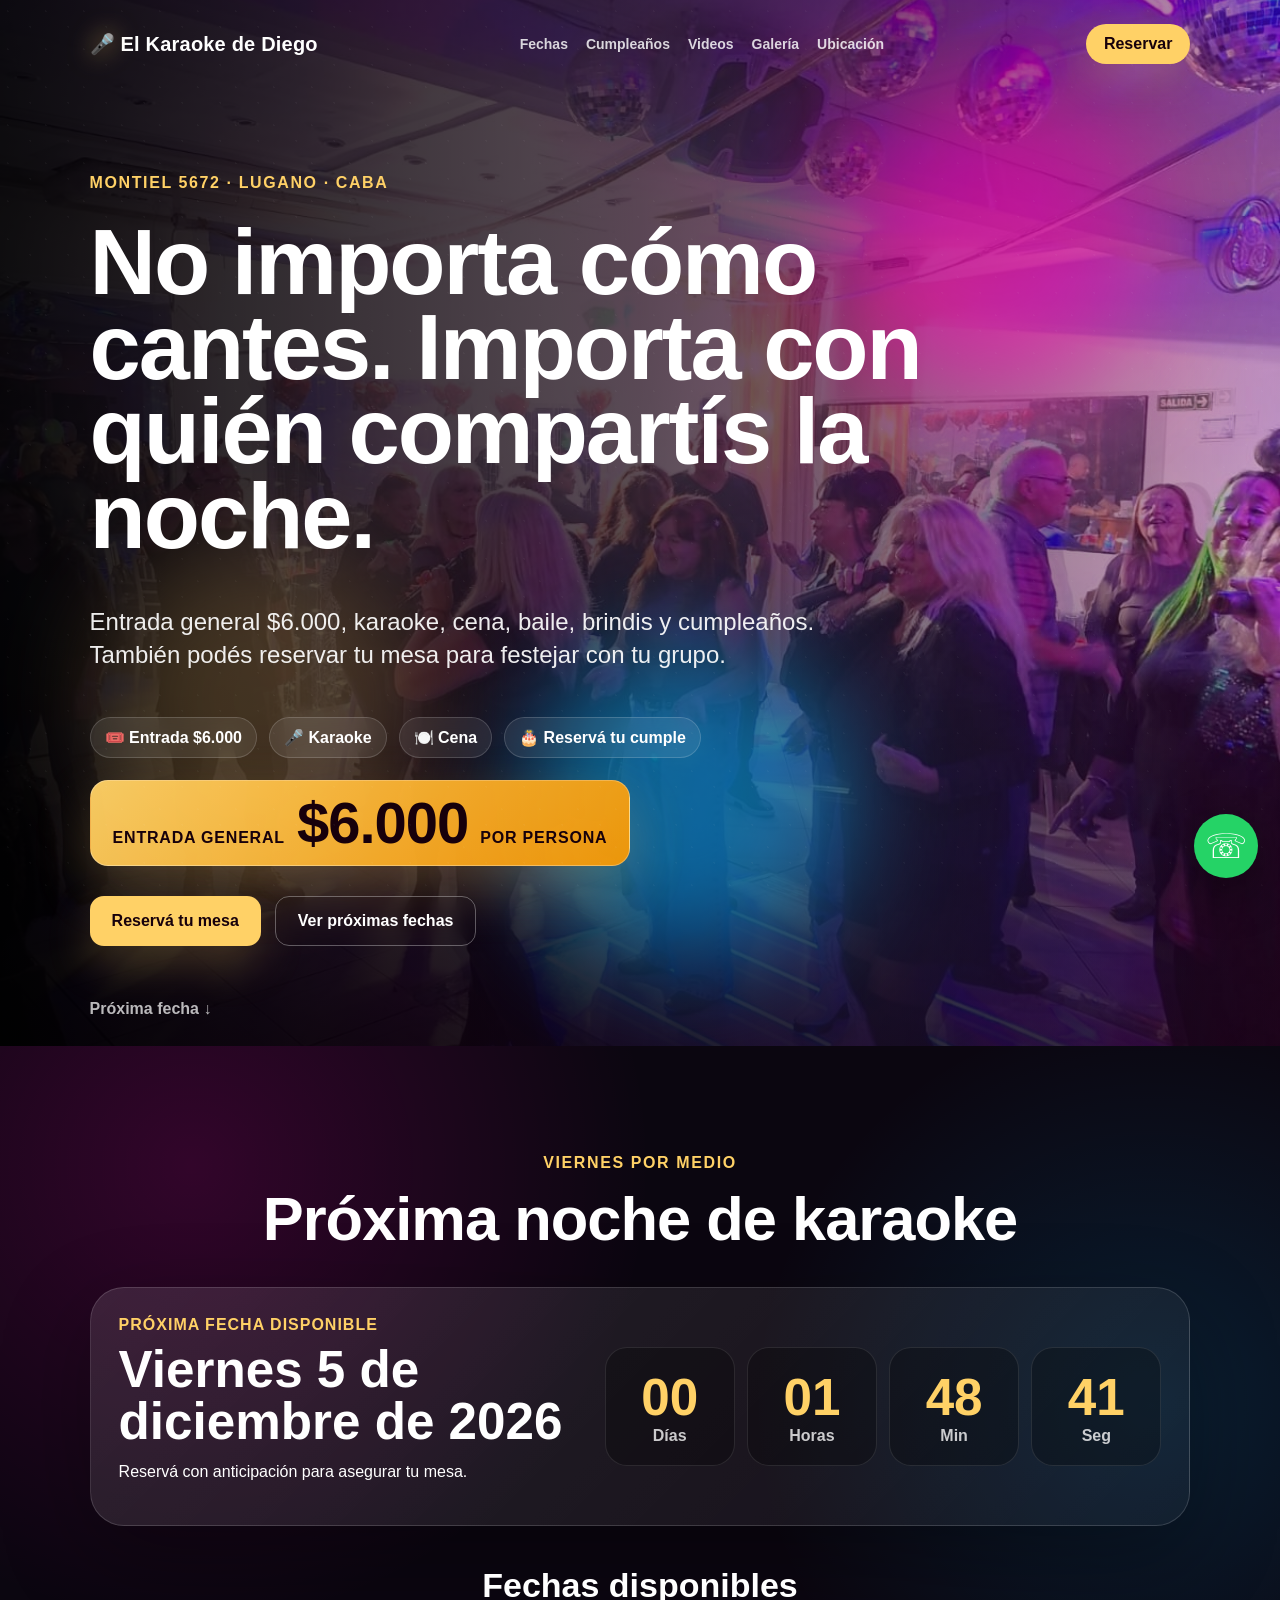
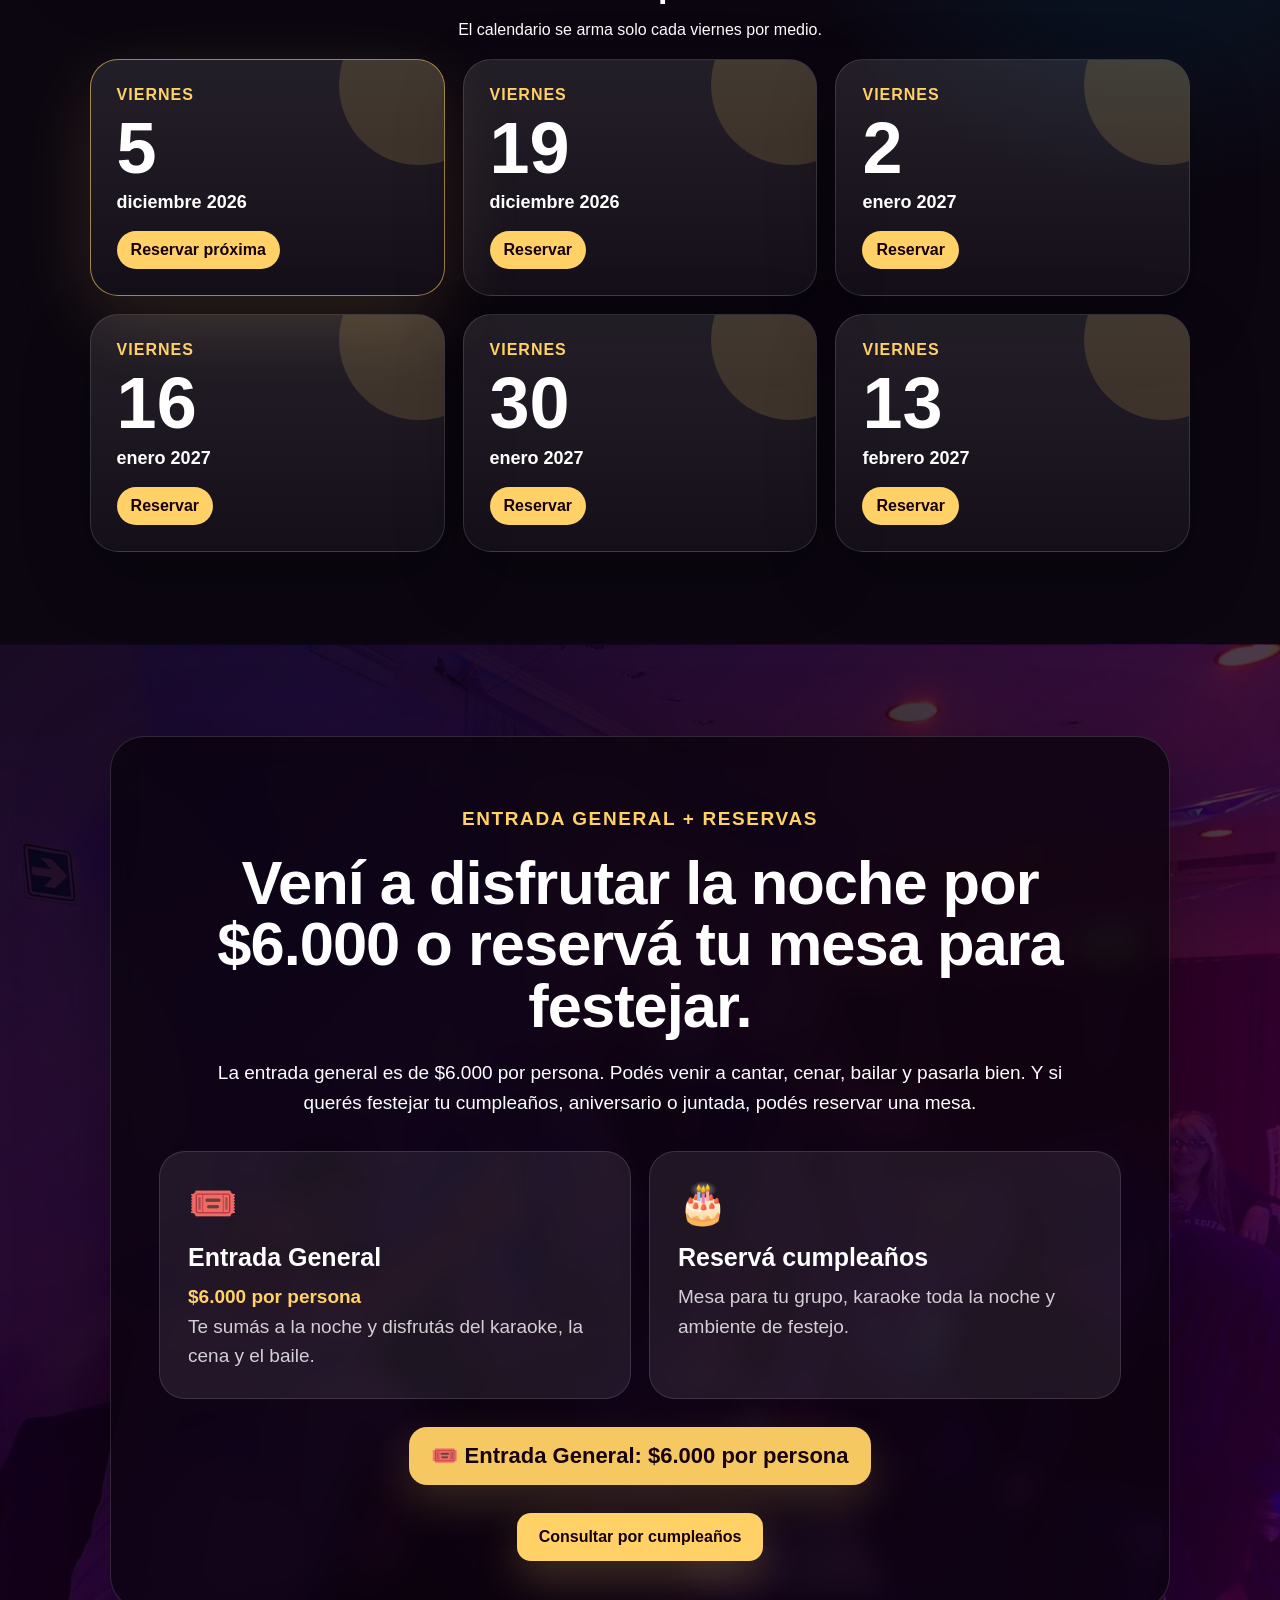
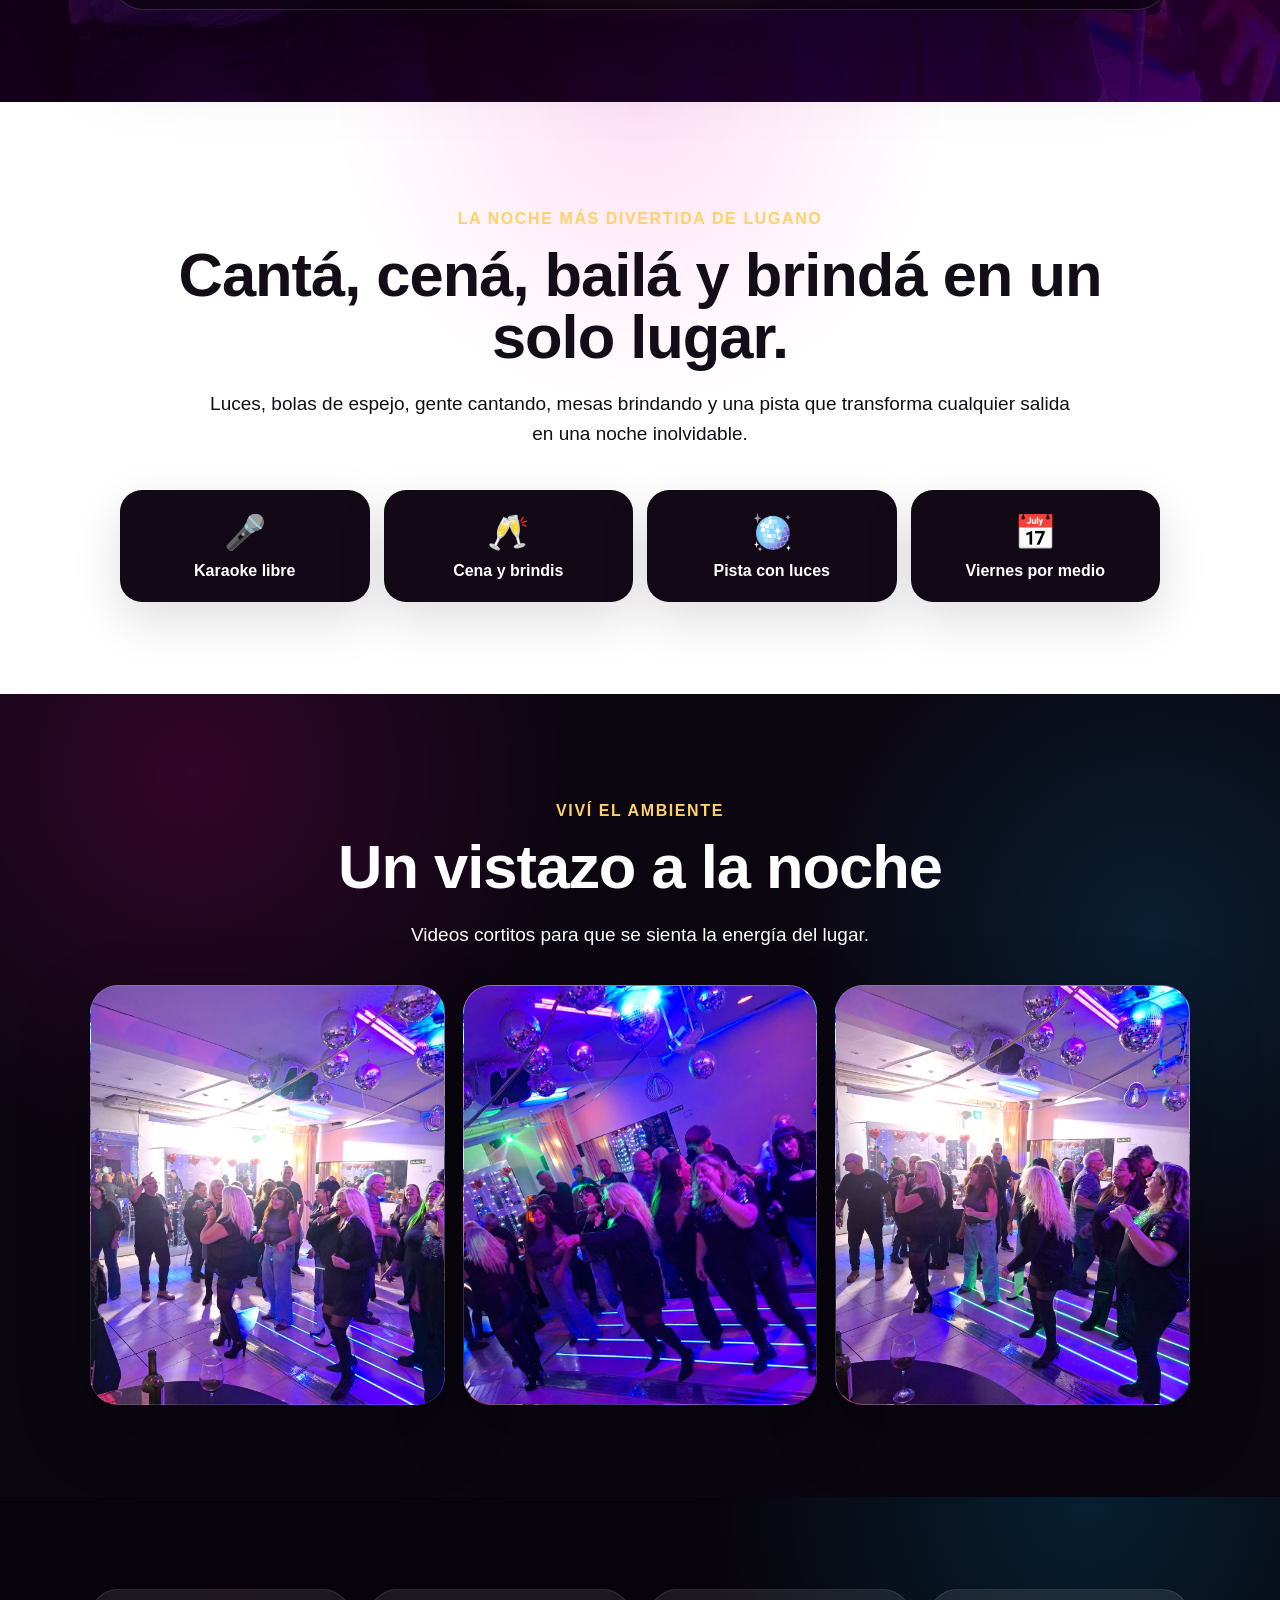
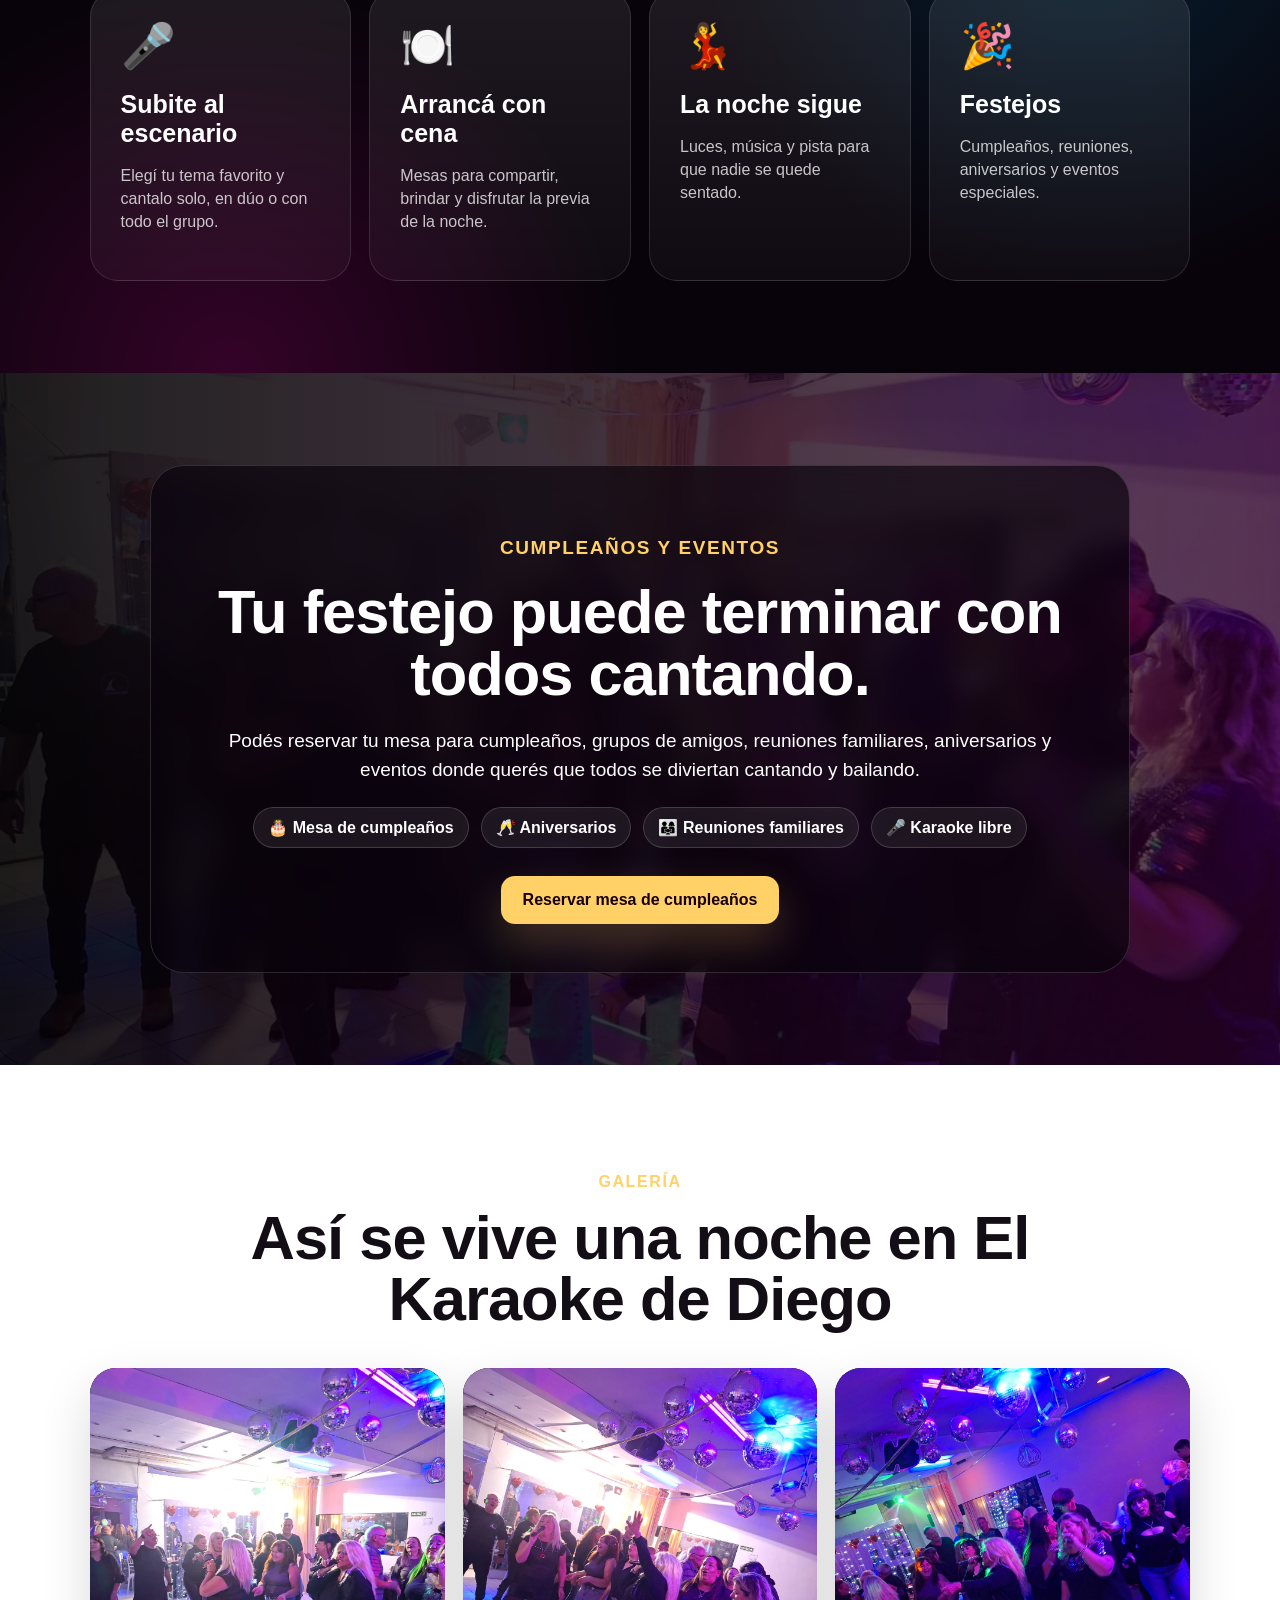
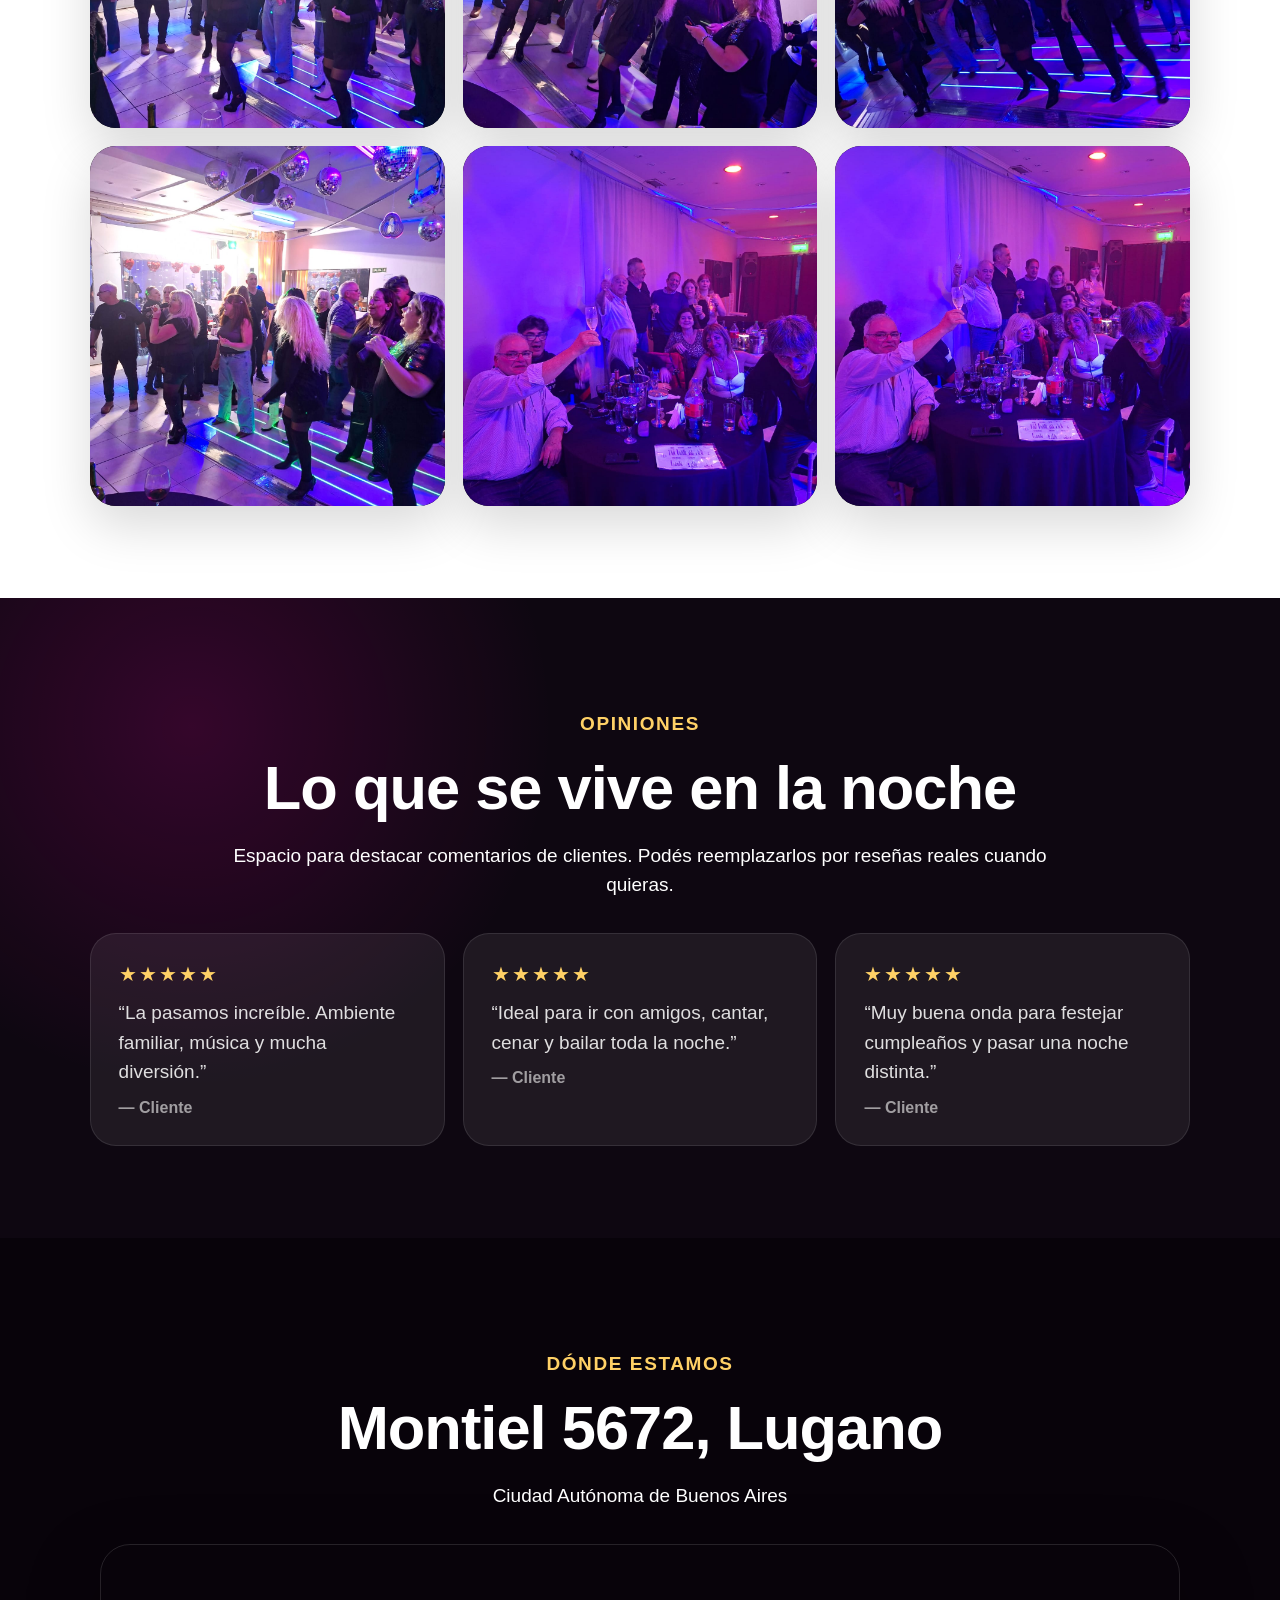
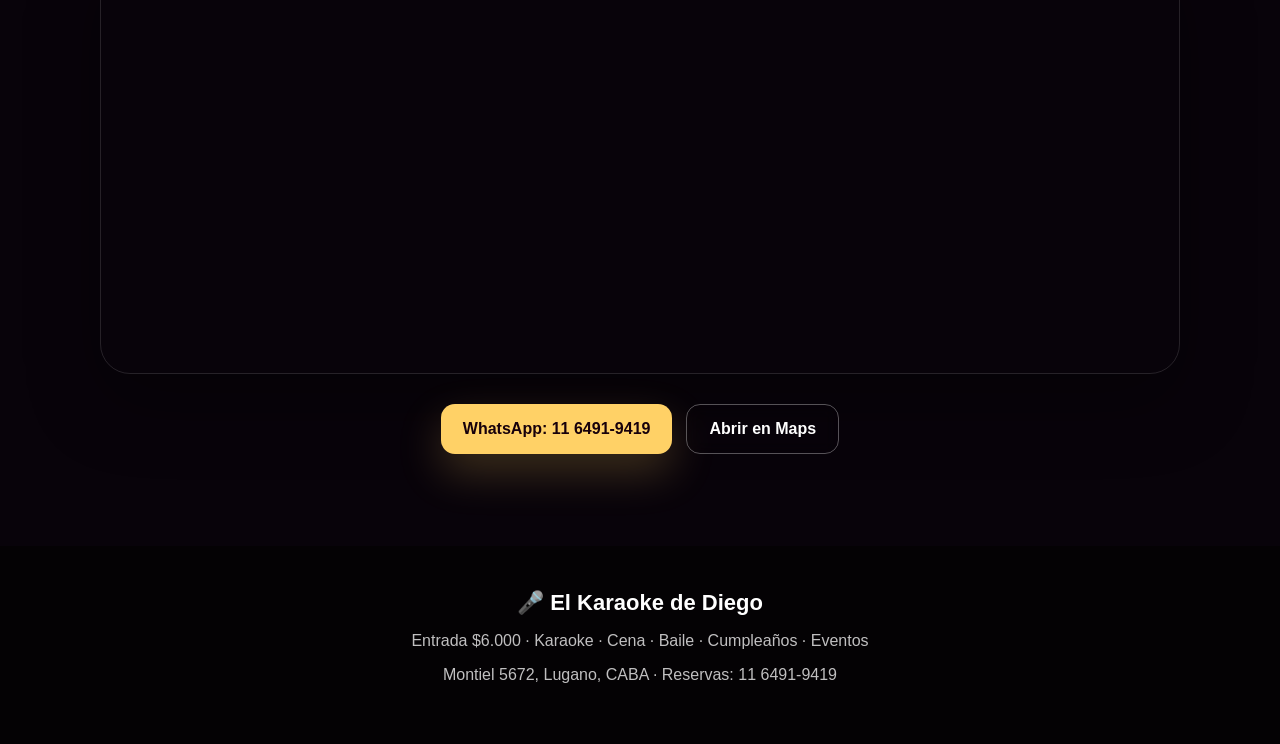
<file: index.html>
<!DOCTYPE html>
<html lang="es">
<head>
  <meta charset="UTF-8" />
  <meta name="viewport" content="width=device-width, initial-scale=1.0" />

  <title>El Karaoke de Diego | Karaoke, cena y baile en Lugano</title>
  <meta name="description" content="El Karaoke de Diego en Montiel 5672, Lugano. Entrada general $6.000. Karaoke, cena, baile, cumpleaños y reservas de mesa en Lugano." />
  <meta property="og:title" content="El Karaoke de Diego" />
  <meta property="og:description" content="Entrada general $6.000. Karaoke, cena, baile y cumpleaños en Lugano." />
  <meta property="og:image" content="foto-1.jpg" />

  <link rel="stylesheet" href="styles.css" />
</head>

<body>
  <div class="noise"></div>

  <a class="whatsapp" href="https://wa.me/5491164919419?text=Hola%20Diego%2C%20quiero%20consultar%20por%20una%20reserva%20en%20El%20Karaoke%20de%20Diego" target="_blank" aria-label="Reservar por WhatsApp">☏</a>

  <header class="hero" id="inicio">
    <video class="hero-video" autoplay muted loop playsinline poster="foto-1.jpg" src="hero-video.mp4"></video>
    <div class="hero-fallback"></div>
    <div class="hero-overlay"></div>
    <div class="light light-a"></div>
    <div class="light light-b"></div>
    <div class="light light-c"></div>

    <nav class="nav">
      <a class="logo" href="#inicio"><span>🎤</span> El Karaoke de Diego</a>
      <div class="nav-links">
        <a href="#fechas">Fechas</a>
        <a href="#cumples">Cumpleaños</a>
        <a href="#videos">Videos</a>
        <a href="#galeria">Galería</a>
        <a href="#ubicacion">Ubicación</a>
      </div>
      <a class="nav-cta" href="https://wa.me/5491164919419?text=Hola%2C%20quiero%20reservar%20en%20El%20Karaoke%20de%20Diego" target="_blank">Reservar</a>
    </nav>

    <section class="hero-content">
      <p class="eyebrow">Montiel 5672 · Lugano · CABA</p>
      <h1>No importa cómo cantes. Importa con quién compartís la noche.</h1>
      <p class="lead">
        Entrada general $6.000, karaoke, cena, baile, brindis y cumpleaños.
        También podés reservar tu mesa para festejar con tu grupo.
      </p>

      <div class="hero-pills">
        <span>🎟️ Entrada $6.000</span>
        <span>🎤 Karaoke</span>
        <span>🍽️ Cena</span>
        <span>🎂 Reservá tu cumple</span>
      </div>

      <div class="hero-price">
        <span>Entrada General</span>
        <strong>$6.000</strong>
        <em>por persona</em>
      </div>

      <div class="actions">
        <a class="btn primary pulse" href="https://wa.me/5491164919419?text=Hola%20Diego%2C%20quiero%20reservar%20una%20mesa%20para%20El%20Karaoke%20de%20Diego" target="_blank">Reservá tu mesa</a>
        <a class="btn secondary" href="#fechas">Ver próximas fechas</a>
      </div>
    </section>

    <a class="scroll-hint" href="#fechas">Próxima fecha ↓</a>
  </header>

  <main>
    <section class="section next-night" id="fechas">
      <p class="kicker">Viernes por medio</p>
      <h2>Próxima noche de karaoke</h2>

      <div class="next-card">
        <div>
          <span class="next-label">Próxima fecha disponible</span>
          <strong id="nextDateText">Calculando fecha...</strong>
          <p>Reservá con anticipación para asegurar tu mesa.</p>
        </div>

        <div class="countdown" aria-label="Cuenta regresiva">
          <div><strong id="days">--</strong><span>Días</span></div>
          <div><strong id="hours">--</strong><span>Horas</span></div>
          <div><strong id="minutes">--</strong><span>Min</span></div>
          <div><strong id="seconds">--</strong><span>Seg</span></div>
        </div>
      </div>

      <div class="calendar-head">
        <h3>Fechas disponibles</h3>
        <p>El calendario se arma solo cada viernes por medio.</p>
      </div>

      <div class="date-grid" id="calendarGrid"></div>
    </section>

    <section class="section open-night">
      <div class="open-card">
        <p class="kicker">Entrada general + reservas</p>
        <h2>Vení a disfrutar la noche por $6.000 o reservá tu mesa para festejar.</h2>
        <p>
          La entrada general es de $6.000 por persona. Podés venir a cantar, cenar, bailar y pasarla bien.
          Y si querés festejar tu cumpleaños, aniversario o juntada, podés reservar una mesa.
        </p>

        <div class="open-options">
          <article>
            <span>🎟️</span>
            <h3>Entrada General</h3>
            <p><strong>$6.000 por persona</strong><br>Te sumás a la noche y disfrutás del karaoke, la cena y el baile.</p>
          </article>
          <article>
            <span>🎂</span>
            <h3>Reservá cumpleaños</h3>
            <p>Mesa para tu grupo, karaoke toda la noche y ambiente de festejo.</p>
          </article>
        </div>

        <div class="price-banner">
          🎟️ Entrada General: <strong>$6.000</strong> por persona
        </div>

        <a class="btn primary" href="https://wa.me/5491164919419?text=Hola%2C%20quiero%20consultar%20para%20reservar%20una%20mesa%20de%20cumplea%C3%B1os%20en%20El%20Karaoke%20de%20Diego" target="_blank">Consultar por cumpleaños</a>
      </div>
    </section>

    <section class="section intro">
      <p class="kicker">La noche más divertida de Lugano</p>
      <h2>Cantá, cená, bailá y brindá en un solo lugar.</h2>
      <p>
        Luces, bolas de espejo, gente cantando, mesas brindando y una pista
        que transforma cualquier salida en una noche inolvidable.
      </p>

      <div class="stats">
        <div><strong>🎤</strong><span>Karaoke libre</span></div>
        <div><strong>🥂</strong><span>Cena y brindis</span></div>
        <div><strong>🪩</strong><span>Pista con luces</span></div>
        <div><strong>📅</strong><span>Viernes por medio</span></div>
      </div>
    </section>

    <section class="section videos" id="videos">
      <p class="kicker">Viví el ambiente</p>
      <h2>Un vistazo a la noche</h2>
      <p class="section-text">Videos cortitos para que se sienta la energía del lugar.</p>

      <div class="video-grid">
        <video autoplay muted loop playsinline poster="foto-1.jpg" src="ambiente-1.mp4"></video>
        <video autoplay muted loop playsinline poster="foto-3.jpg" src="ambiente-2.mp4"></video>
        <video autoplay muted loop playsinline poster="foto-4.jpg" src="ambiente-3.mp4"></video>
      </div>
    </section>

    <section class="section cards">
      <article class="card">
        <span>🎤</span>
        <h3>Subite al escenario</h3>
        <p>Elegí tu tema favorito y cantalo solo, en dúo o con todo el grupo.</p>
      </article>
      <article class="card">
        <span>🍽️</span>
        <h3>Arrancá con cena</h3>
        <p>Mesas para compartir, brindar y disfrutar la previa de la noche.</p>
      </article>
      <article class="card">
        <span>💃</span>
        <h3>La noche sigue</h3>
        <p>Luces, música y pista para que nadie se quede sentado.</p>
      </article>
      <article class="card">
        <span>🎉</span>
        <h3>Festejos</h3>
        <p>Cumpleaños, reuniones, aniversarios y eventos especiales.</p>
      </article>
    </section>

    <section class="section birthday" id="cumples">
      <div class="birthday-card">
        <p class="kicker">Cumpleaños y eventos</p>
        <h2>Tu festejo puede terminar con todos cantando.</h2>
        <p>
          Podés reservar tu mesa para cumpleaños, grupos de amigos, reuniones familiares,
          aniversarios y eventos donde querés que todos se diviertan cantando y bailando.
        </p>

        <div class="mini-list">
          <span>🎂 Mesa de cumpleaños</span>
          <span>🥂 Aniversarios</span>
          <span>👨‍👩‍👧 Reuniones familiares</span>
          <span>🎤 Karaoke libre</span>
        </div>

        <a class="btn primary" href="https://wa.me/5491164919419?text=Hola%2C%20quiero%20reservar%20una%20mesa%20para%20cumplea%C3%B1os%20en%20El%20Karaoke%20de%20Diego" target="_blank">Reservar mesa de cumpleaños</a>
      </div>
    </section>

    <section class="section gallery" id="galeria">
      <p class="kicker">Galería</p>
      <h2>Así se vive una noche en El Karaoke de Diego</h2>

      <div class="photo-grid">
        <a href="foto-1.jpg"><img src="foto-1.jpg" alt="Noche en El Karaoke de Diego"></a>
        <a href="foto-2.jpg"><img src="foto-2.jpg" alt="Karaoke con luces"></a>
        <a href="foto-3.jpg"><img src="foto-3.jpg" alt="Pista y baile"></a>
        <a href="foto-4.jpg"><img src="foto-4.jpg" alt="Gente cantando karaoke"></a>
        <a href="foto-5.jpg"><img src="foto-5.jpg" alt="Mesa brindando"></a>
        <a href="foto-6.jpg"><img src="foto-6.jpg" alt="Festejo en karaoke"></a>
      </div>
    </section>

    <section class="section reviews">
      <p class="kicker">Opiniones</p>
      <h2>Lo que se vive en la noche</h2>
      <p class="section-text">Espacio para destacar comentarios de clientes. Podés reemplazarlos por reseñas reales cuando quieras.</p>

      <div class="review-grid">
        <article>
          <div>★★★★★</div>
          <p>“La pasamos increíble. Ambiente familiar, música y mucha diversión.”</p>
          <span>— Cliente</span>
        </article>
        <article>
          <div>★★★★★</div>
          <p>“Ideal para ir con amigos, cantar, cenar y bailar toda la noche.”</p>
          <span>— Cliente</span>
        </article>
        <article>
          <div>★★★★★</div>
          <p>“Muy buena onda para festejar cumpleaños y pasar una noche distinta.”</p>
          <span>— Cliente</span>
        </article>
      </div>
    </section>

    <section class="section location" id="ubicacion">
      <p class="kicker">Dónde estamos</p>
      <h2>Montiel 5672, Lugano</h2>
      <p>Ciudad Autónoma de Buenos Aires</p>

      <div class="map-wrap">
        <iframe
          title="Mapa de El Karaoke de Diego"
          src="https://www.google.com/maps?q=Montiel%205672%20CABA&output=embed"
          loading="lazy"
          referrerpolicy="no-referrer-when-downgrade"></iframe>
      </div>

      <div class="actions center">
        <a class="btn primary" href="https://wa.me/5491164919419?text=Hola%2C%20quiero%20reservar%20en%20El%20Karaoke%20de%20Diego" target="_blank">WhatsApp: 11 6491-9419</a>
        <a class="btn secondary" href="https://www.google.com/maps/search/?api=1&query=Montiel%205672%20CABA" target="_blank">Abrir en Maps</a>
      </div>
    </section>
  </main>

  <footer>
    <strong>🎤 El Karaoke de Diego</strong>
    <p>Entrada $6.000 · Karaoke · Cena · Baile · Cumpleaños · Eventos</p>
    <p>Montiel 5672, Lugano, CABA · Reservas: 11 6491-9419</p>
  </footer>

  <script src="script.js"></script>
</body>
</html>
</file>
<file: styles.css>
* {
  box-sizing: border-box;
}

html {
  scroll-behavior: smooth;
}

body {
  margin: 0;
  font-family: Arial, Helvetica, sans-serif;
  background: #08030a;
  color: #fff;
}

a {
  color: inherit;
  text-decoration: none;
}

.noise {
  position: fixed;
  inset: 0;
  pointer-events: none;
  z-index: 20;
  opacity: .035;
  background-image:
    radial-gradient(circle at 20% 30%, #fff 0 1px, transparent 1px),
    radial-gradient(circle at 80% 70%, #fff 0 1px, transparent 1px);
  background-size: 38px 38px;
}

.hero {
  min-height: 100vh;
  position: relative;
  overflow: hidden;
  display: flex;
  flex-direction: column;
  background: #140008;
}

.hero-fallback,
.hero-video {
  position: absolute;
  inset: 0;
  width: 100%;
  height: 100%;
}

.hero-fallback {
  background: url("foto-1.jpg") center/cover no-repeat;
  transform: scale(1.04);
  z-index: 0;
}

.hero-video {
  object-fit: cover;
  z-index: 1;
  opacity: .84;
}

.hero-overlay {
  position: absolute;
  inset: 0;
  z-index: 2;
  background:
    linear-gradient(90deg, rgba(0,0,0,.92), rgba(20,0,15,.70), rgba(80,0,50,.28)),
    radial-gradient(circle at 76% 18%, rgba(255, 0, 170, .34), transparent 34%),
    radial-gradient(circle at 62% 84%, rgba(0, 180, 255, .22), transparent 35%),
    linear-gradient(0deg, rgba(8,3,10,.72), transparent 42%);
}

.light {
  position: absolute;
  z-index: 3;
  width: 320px;
  height: 320px;
  border-radius: 50%;
  filter: blur(55px);
  opacity: .50;
  animation: float 8s ease-in-out infinite;
}

.light-a { background: #ff00b8; top: 8%; right: 10%; }
.light-b { background: #00b7ff; bottom: 8%; right: 34%; animation-delay: -2s; }
.light-c { background: #ffd166; bottom: 18%; left: 8%; opacity: .22; animation-delay: -4s; }

@keyframes float {
  0%, 100% { transform: translate3d(0,0,0) scale(1); }
  50% { transform: translate3d(18px,-24px,0) scale(1.08); }
}

.nav {
  position: relative;
  z-index: 4;
  padding: 24px 7%;
  display: grid;
  grid-template-columns: auto 1fr auto;
  gap: 26px;
  align-items: center;
}

.logo {
  font-weight: 900;
  font-size: 20px;
  letter-spacing: .2px;
}

.logo span {
  filter: drop-shadow(0 0 12px rgba(255, 209, 102, .65));
}

.nav-links {
  justify-self: center;
  display: flex;
  gap: 18px;
  color: rgba(255,255,255,.82);
  font-weight: 700;
  font-size: 14px;
}

.nav-links a:hover {
  color: #ffd166;
}

.nav-cta {
  padding: 11px 18px;
  border-radius: 999px;
  background: #ffd166;
  color: #17000b;
  font-weight: 900;
  box-shadow: 0 16px 38px rgba(255,209,102,.22);
}

.hero-content {
  position: relative;
  z-index: 4;
  flex: 1;
  padding: 70px 7% 100px;
  display: flex;
  justify-content: center;
  flex-direction: column;
  max-width: 1120px;
}

.eyebrow,
.kicker {
  color: #ffd166;
  font-weight: 900;
  letter-spacing: 1.6px;
  text-transform: uppercase;
}

h1 {
  font-size: clamp(44px, 7.2vw, 92px);
  line-height: .92;
  margin: 12px 0 22px;
  max-width: 1080px;
  letter-spacing: -2px;
}

.lead {
  font-size: clamp(18px, 2vw, 24px);
  color: rgba(255,255,255,.92);
  max-width: 780px;
  line-height: 1.38;
}

.hero-pills,
.mini-list {
  display: flex;
  gap: 12px;
  flex-wrap: wrap;
  margin-top: 22px;
}

.hero-pills span,
.mini-list span {
  border: 1px solid rgba(255,255,255,.16);
  background: rgba(255,255,255,.08);
  backdrop-filter: blur(10px);
  padding: 10px 14px;
  border-radius: 999px;
  font-weight: 800;
}

.hero-price {
  margin-top: 22px;
  width: fit-content;
  display: flex;
  align-items: baseline;
  gap: 12px;
  flex-wrap: wrap;
  padding: 16px 22px;
  border-radius: 18px;
  background: linear-gradient(135deg, rgba(255, 209, 102, .96), rgba(255, 155, 0, .92));
  color: #17000b;
  box-shadow: 0 22px 55px rgba(255, 209, 102, .24);
  border: 1px solid rgba(255,255,255,.28);
}

.hero-price span,
.hero-price em {
  font-weight: 900;
  text-transform: uppercase;
  letter-spacing: .8px;
  font-style: normal;
}

.hero-price strong {
  font-size: clamp(34px, 5vw, 58px);
  line-height: .9;
  letter-spacing: -1px;
}

.actions {
  display: flex;
  gap: 14px;
  flex-wrap: wrap;
  margin-top: 30px;
}

.actions.center {
  justify-content: center;
}

.btn {
  display: inline-flex;
  align-items: center;
  justify-content: center;
  padding: 15px 22px;
  border-radius: 14px;
  font-weight: 900;
  transition: transform .2s ease, box-shadow .2s ease;
}

.btn:hover {
  transform: translateY(-3px);
}

.primary {
  background: #ffd166;
  color: #17000b;
  box-shadow: 0 18px 44px rgba(255,209,102,.22);
}

.secondary {
  border: 1px solid rgba(255,255,255,.32);
  color: #fff;
  backdrop-filter: blur(8px);
}

.pulse {
  animation: pulse 2.6s infinite;
}

@keyframes pulse {
  0%, 100% { box-shadow: 0 0 0 0 rgba(255,209,102,.35), 0 18px 44px rgba(255,209,102,.22); }
  50% { box-shadow: 0 0 0 12px rgba(255,209,102,0), 0 18px 44px rgba(255,209,102,.28); }
}

.scroll-hint {
  position: absolute;
  z-index: 4;
  left: 7%;
  bottom: 28px;
  color: rgba(255,255,255,.72);
  font-weight: 800;
}

.section {
  padding: 92px 7%;
}

.next-night,
.calendar,
.videos {
  background:
    radial-gradient(circle at 15% 10%, rgba(255,0,180,.16), transparent 30%),
    radial-gradient(circle at 90% 30%, rgba(0,180,255,.14), transparent 28%),
    #0b0610;
  text-align: center;
}

.next-night h2,
.intro h2,
.gallery h2,
.location h2,
.birthday h2,
.reviews h2,
.open-card h2,
.videos h2 {
  font-size: clamp(34px, 4.8vw, 62px);
  line-height: 1;
  margin: 10px auto 22px;
  max-width: 980px;
  letter-spacing: -1px;
}

.section-text,
.intro p:not(.kicker),
.location p,
.birthday p,
.reviews p,
.open-card p {
  font-size: 19px;
  line-height: 1.55;
  max-width: 860px;
  margin-left: auto;
  margin-right: auto;
}

.next-card {
  max-width: 1120px;
  margin: 38px auto 34px;
  display: grid;
  grid-template-columns: 1fr 1.2fr;
  gap: 22px;
  align-items: center;
  text-align: left;
  padding: 28px;
  border-radius: 34px;
  background:
    linear-gradient(135deg, rgba(255,255,255,.11), rgba(255,255,255,.04));
  border: 1px solid rgba(255,255,255,.15);
  box-shadow: 0 30px 90px rgba(0,0,0,.30);
}

.next-label {
  color: #ffd166;
  font-weight: 900;
  text-transform: uppercase;
  letter-spacing: 1px;
}

#nextDateText {
  display: block;
  font-size: clamp(30px, 4vw, 52px);
  line-height: 1;
  margin: 10px 0;
}

.countdown {
  display: grid;
  grid-template-columns: repeat(4, 1fr);
  gap: 12px;
}

.countdown div {
  text-align: center;
  padding: 20px 10px;
  border-radius: 22px;
  background: rgba(0,0,0,.28);
  border: 1px solid rgba(255,255,255,.10);
}

.countdown strong {
  display: block;
  font-size: clamp(34px, 4vw, 54px);
  color: #ffd166;
}

.countdown span {
  font-weight: 900;
  color: rgba(255,255,255,.78);
}

.calendar-head {
  max-width: 900px;
  margin: 40px auto 20px;
}

.calendar-head h3 {
  font-size: 34px;
  margin-bottom: 4px;
}

.date-grid {
  max-width: 1120px;
  margin: 0 auto;
  display: grid;
  grid-template-columns: repeat(3, 1fr);
  gap: 18px;
  text-align: left;
}

.date-card {
  position: relative;
  overflow: hidden;
  border-radius: 28px;
  padding: 26px;
  min-height: 230px;
  background:
    linear-gradient(180deg, rgba(255,255,255,.10), rgba(255,255,255,.04));
  border: 1px solid rgba(255,255,255,.13);
  box-shadow: 0 24px 70px rgba(0,0,0,.24);
}

.date-card::before {
  content: "";
  position: absolute;
  width: 160px;
  height: 160px;
  right: -55px;
  top: -55px;
  border-radius: 50%;
  background: rgba(255,209,102,.14);
}

.date-card.next {
  border-color: rgba(255,209,102,.60);
  box-shadow: 0 24px 80px rgba(255,209,102,.14);
}

.date-card .day {
  display: inline-block;
  color: #ffd166;
  font-weight: 900;
  text-transform: uppercase;
  letter-spacing: 1px;
}

.date-card strong {
  display: block;
  font-size: 72px;
  line-height: .95;
  margin: 10px 0;
}

.date-card .month {
  display: block;
  font-size: 18px;
  font-weight: 900;
}

.date-card a {
  display: inline-block;
  margin-top: 18px;
  padding: 10px 14px;
  border-radius: 999px;
  background: #ffd166;
  color: #17000b;
  font-weight: 900;
}

.open-night {
  background:
    linear-gradient(135deg, rgba(0,0,0,.82), rgba(45,0,38,.74)),
    url("foto-5.jpg") center/cover;
  text-align: center;
}

.open-card {
  max-width: 1060px;
  margin: 0 auto;
  border: 1px solid rgba(255,255,255,.14);
  background: rgba(8,3,10,.72);
  backdrop-filter: blur(14px);
  border-radius: 34px;
  padding: 48px;
  box-shadow: 0 30px 90px rgba(0,0,0,.35);
}

.open-options {
  display: grid;
  grid-template-columns: repeat(2, 1fr);
  gap: 18px;
  margin: 34px 0 28px;
}

.open-options article {
  text-align: left;
  padding: 28px;
  border-radius: 26px;
  background: rgba(255,255,255,.08);
  border: 1px solid rgba(255,255,255,.12);
}

.open-options span {
  font-size: 40px;
}

.open-options h3 {
  font-size: 25px;
  margin: 16px 0 10px;
}

.open-options p {
  margin: 0;
  color: rgba(255,255,255,.80);
}

.open-options strong {
  color: #ffd166;
}

.price-banner {
  margin: 28px auto;
  width: fit-content;
  max-width: 100%;
  padding: 16px 22px;
  border-radius: 18px;
  background: rgba(255, 209, 102, .96);
  color: #17000b;
  font-size: 22px;
  font-weight: 900;
  box-shadow: 0 18px 45px rgba(255, 209, 102, .18);
}

.intro {
  text-align: center;
  background:
    radial-gradient(circle at 50% 0%, rgba(255,0,180,.12), transparent 35%),
    #fff;
  color: #120d16;
}

.stats {
  display: grid;
  grid-template-columns: repeat(4, 1fr);
  gap: 14px;
  margin: 42px auto 0;
  max-width: 1040px;
}

.stats div {
  border-radius: 22px;
  padding: 22px;
  background: #130916;
  color: #fff;
  box-shadow: 0 18px 50px rgba(0,0,0,.13);
}

.stats strong {
  display: block;
  font-size: 34px;
  margin-bottom: 10px;
}

.stats span {
  font-weight: 900;
}

.video-grid {
  margin: 36px auto 0;
  max-width: 1120px;
  display: grid;
  grid-template-columns: repeat(3, 1fr);
  gap: 18px;
}

.video-grid video {
  width: 100%;
  height: 420px;
  object-fit: cover;
  border-radius: 28px;
  border: 1px solid rgba(255,255,255,.14);
  box-shadow: 0 25px 70px rgba(0,0,0,.25);
  background: #000 url("foto-1.jpg") center/cover;
}

.cards {
  background:
    radial-gradient(circle at 85% 0%, rgba(0,180,255,.16), transparent 33%),
    radial-gradient(circle at 18% 100%, rgba(255,0,180,.18), transparent 34%),
    #08030a;
  display: grid;
  grid-template-columns: repeat(4, 1fr);
  gap: 18px;
}

.card {
  background: linear-gradient(180deg, rgba(255,255,255,.09), rgba(255,255,255,.035));
  border: 1px solid rgba(255,255,255,.11);
  border-radius: 28px;
  padding: 30px;
  min-height: 250px;
  transition: transform .25s ease, border-color .25s ease;
}

.card:hover {
  transform: translateY(-8px);
  border-color: rgba(255,209,102,.45);
}

.card span {
  font-size: 44px;
}

.card h3 {
  font-size: 25px;
  margin: 18px 0 10px;
}

.card p {
  color: rgba(255,255,255,.76);
  line-height: 1.45;
}

.birthday {
  background:
    linear-gradient(90deg, rgba(0,0,0,.88), rgba(43,0,34,.72)),
    url("foto-4.jpg") center/cover;
  text-align: center;
}

.birthday-card {
  max-width: 980px;
  margin: 0 auto;
  border: 1px solid rgba(255,255,255,.14);
  background: rgba(10,4,12,.68);
  backdrop-filter: blur(12px);
  border-radius: 34px;
  padding: 48px;
}

.birthday-card .mini-list {
  justify-content: center;
  margin-bottom: 28px;
}

.gallery {
  background: #fff;
  color: #130d16;
  text-align: center;
}

.photo-grid {
  margin-top: 38px;
  display: grid;
  grid-template-columns: repeat(3, 1fr);
  gap: 18px;
}

.photo-grid a {
  display: block;
  border-radius: 26px;
  overflow: hidden;
  box-shadow: 0 20px 50px rgba(0,0,0,.15);
  background: #000;
}

.photo-grid img {
  width: 100%;
  height: 360px;
  object-fit: cover;
  display: block;
  transition: transform .35s ease, opacity .35s ease;
}

.photo-grid a:hover img {
  transform: scale(1.06);
  opacity: .9;
}

.reviews {
  background:
    radial-gradient(circle at 15% 20%, rgba(255,0,180,.16), transparent 30%),
    #0e0711;
  text-align: center;
}

.review-grid {
  display: grid;
  grid-template-columns: repeat(3, 1fr);
  gap: 18px;
  margin-top: 34px;
}

.review-grid article {
  text-align: left;
  padding: 28px;
  border-radius: 26px;
  background: rgba(255,255,255,.07);
  border: 1px solid rgba(255,255,255,.10);
}

.review-grid div {
  color: #ffd166;
  font-size: 20px;
  letter-spacing: 2px;
}

.review-grid p {
  margin: 12px 0 12px;
  color: rgba(255,255,255,.86);
}

.review-grid span {
  color: rgba(255,255,255,.58);
  font-weight: 900;
}

.location {
  background: #08030a;
  text-align: center;
}

.map-wrap {
  margin: 34px auto 0;
  max-width: 1080px;
  height: 430px;
  border-radius: 30px;
  overflow: hidden;
  border: 1px solid rgba(255,255,255,.12);
  box-shadow: 0 28px 70px rgba(0,0,0,.34);
}

.map-wrap iframe {
  width: 100%;
  height: 100%;
  border: 0;
  filter: saturate(.85) contrast(1.03);
}

footer {
  padding: 44px 7%;
  text-align: center;
  background: #040204;
  color: rgba(255,255,255,.75);
}

footer strong {
  color: #fff;
  font-size: 22px;
}

.whatsapp {
  position: fixed;
  right: 22px;
  bottom: 22px;
  z-index: 30;
  width: 64px;
  height: 64px;
  border-radius: 50%;
  display: grid;
  place-items: center;
  background: #25d366;
  color: #fff;
  font-size: 34px;
  box-shadow: 0 16px 45px rgba(0,0,0,.38);
  animation: whatsappPop 2.8s infinite;
}

@keyframes whatsappPop {
  0%, 100% { transform: scale(1); }
  50% { transform: scale(1.08); }
}

@media (max-width: 1050px) {
  .nav {
    grid-template-columns: 1fr auto;
  }

  .nav-links {
    display: none;
  }

  .cards,
  .stats,
  .review-grid,
  .photo-grid,
  .date-grid,
  .open-options,
  .video-grid,
  .next-card {
    grid-template-columns: 1fr;
  }

  .next-card {
    text-align: center;
  }
}

@media (max-width: 620px) {
  .hero {
    min-height: 94vh;
  }

  .hero-content,
  .section,
  .nav {
    padding-left: 5%;
    padding-right: 5%;
  }

  h1 {
    font-size: 42px;
    letter-spacing: -1px;
  }

  .lead {
    font-size: 17px;
  }

  .btn {
    width: 100%;
  }

  .actions {
    width: 100%;
  }

  .hero-pills span,
  .mini-list span {
    width: 100%;
    text-align: center;
  }

  .hero-price {
    width: 100%;
    justify-content: center;
    text-align: center;
  }

  .price-banner {
    width: 100%;
    font-size: 18px;
  }

  .countdown {
    grid-template-columns: repeat(2, 1fr);
  }

  .date-card strong {
    font-size: 58px;
  }

  .photo-grid img {
    height: 270px;
  }

  .video-grid video {
    height: 330px;
  }

  .birthday-card,
  .open-card {
    padding: 30px 20px;
  }

  .map-wrap {
    height: 330px;
  }

  .whatsapp {
    width: 58px;
    height: 58px;
  }
}
</file>
